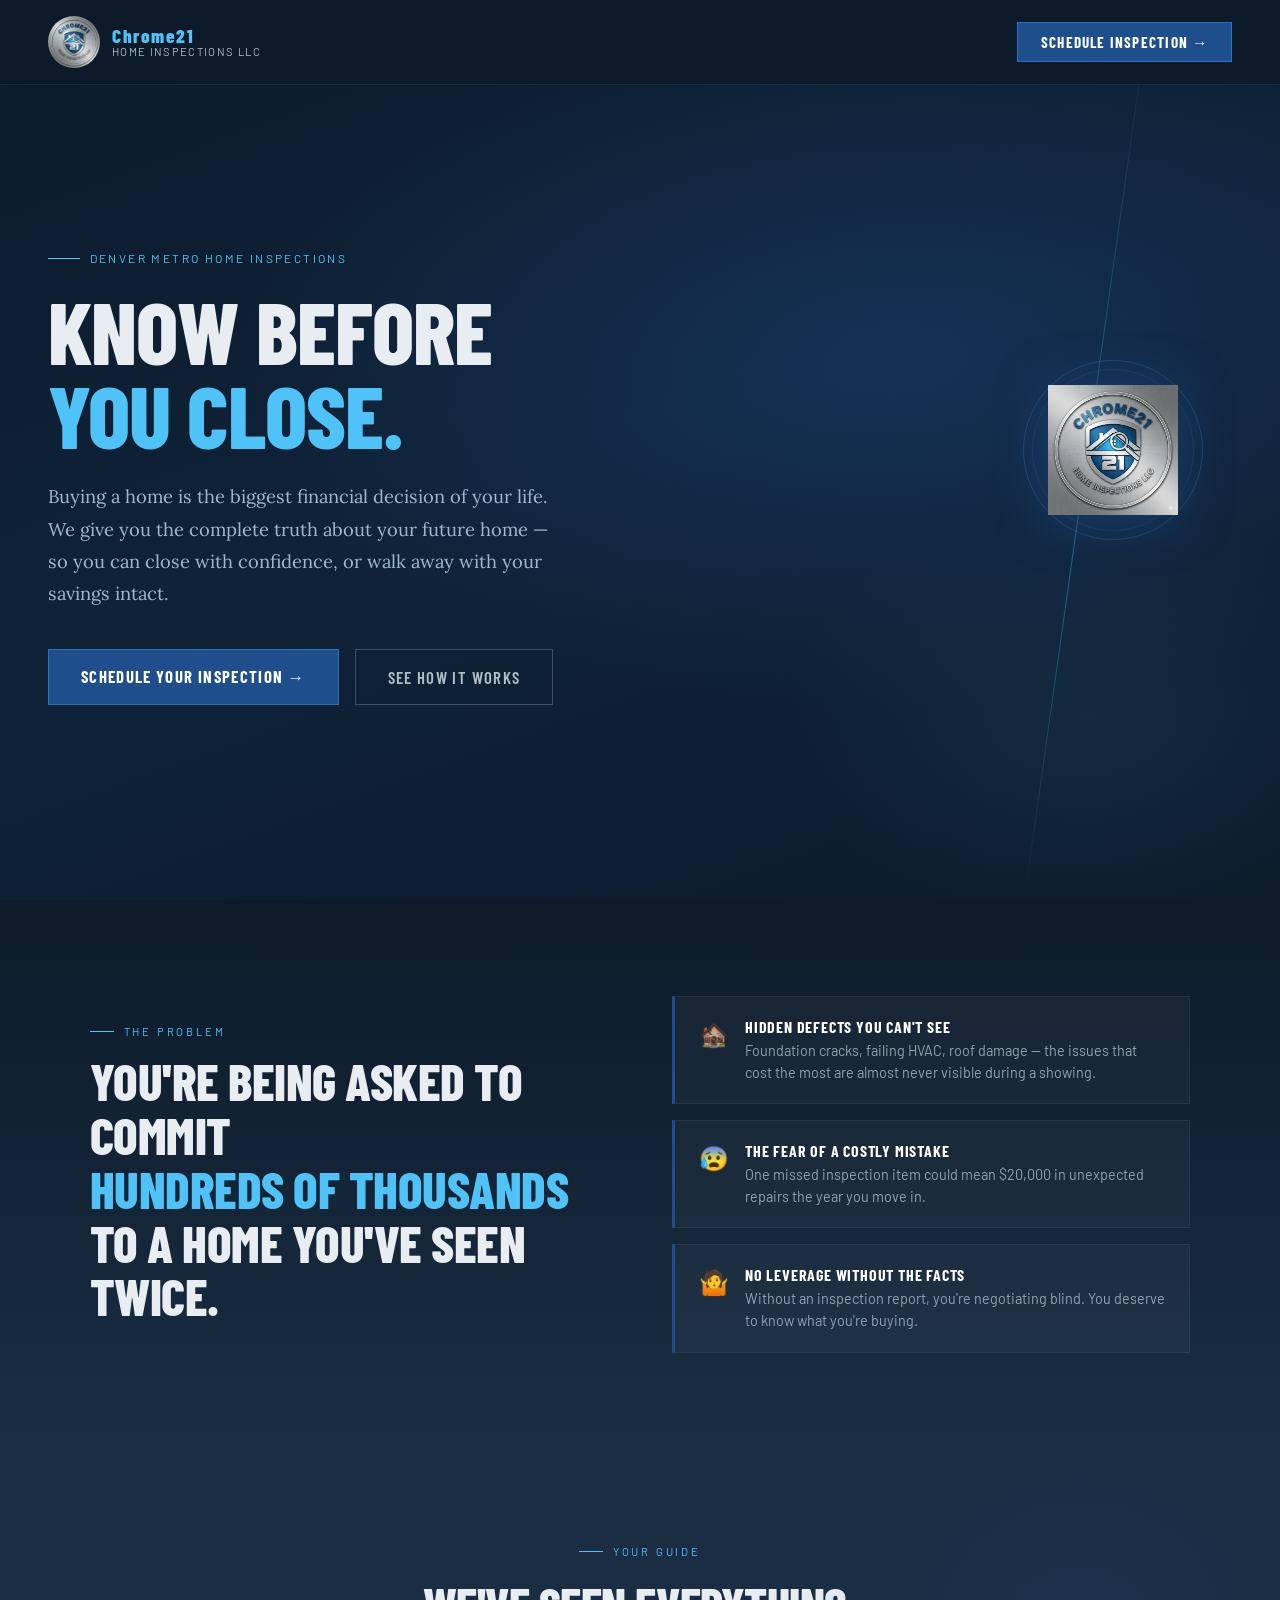
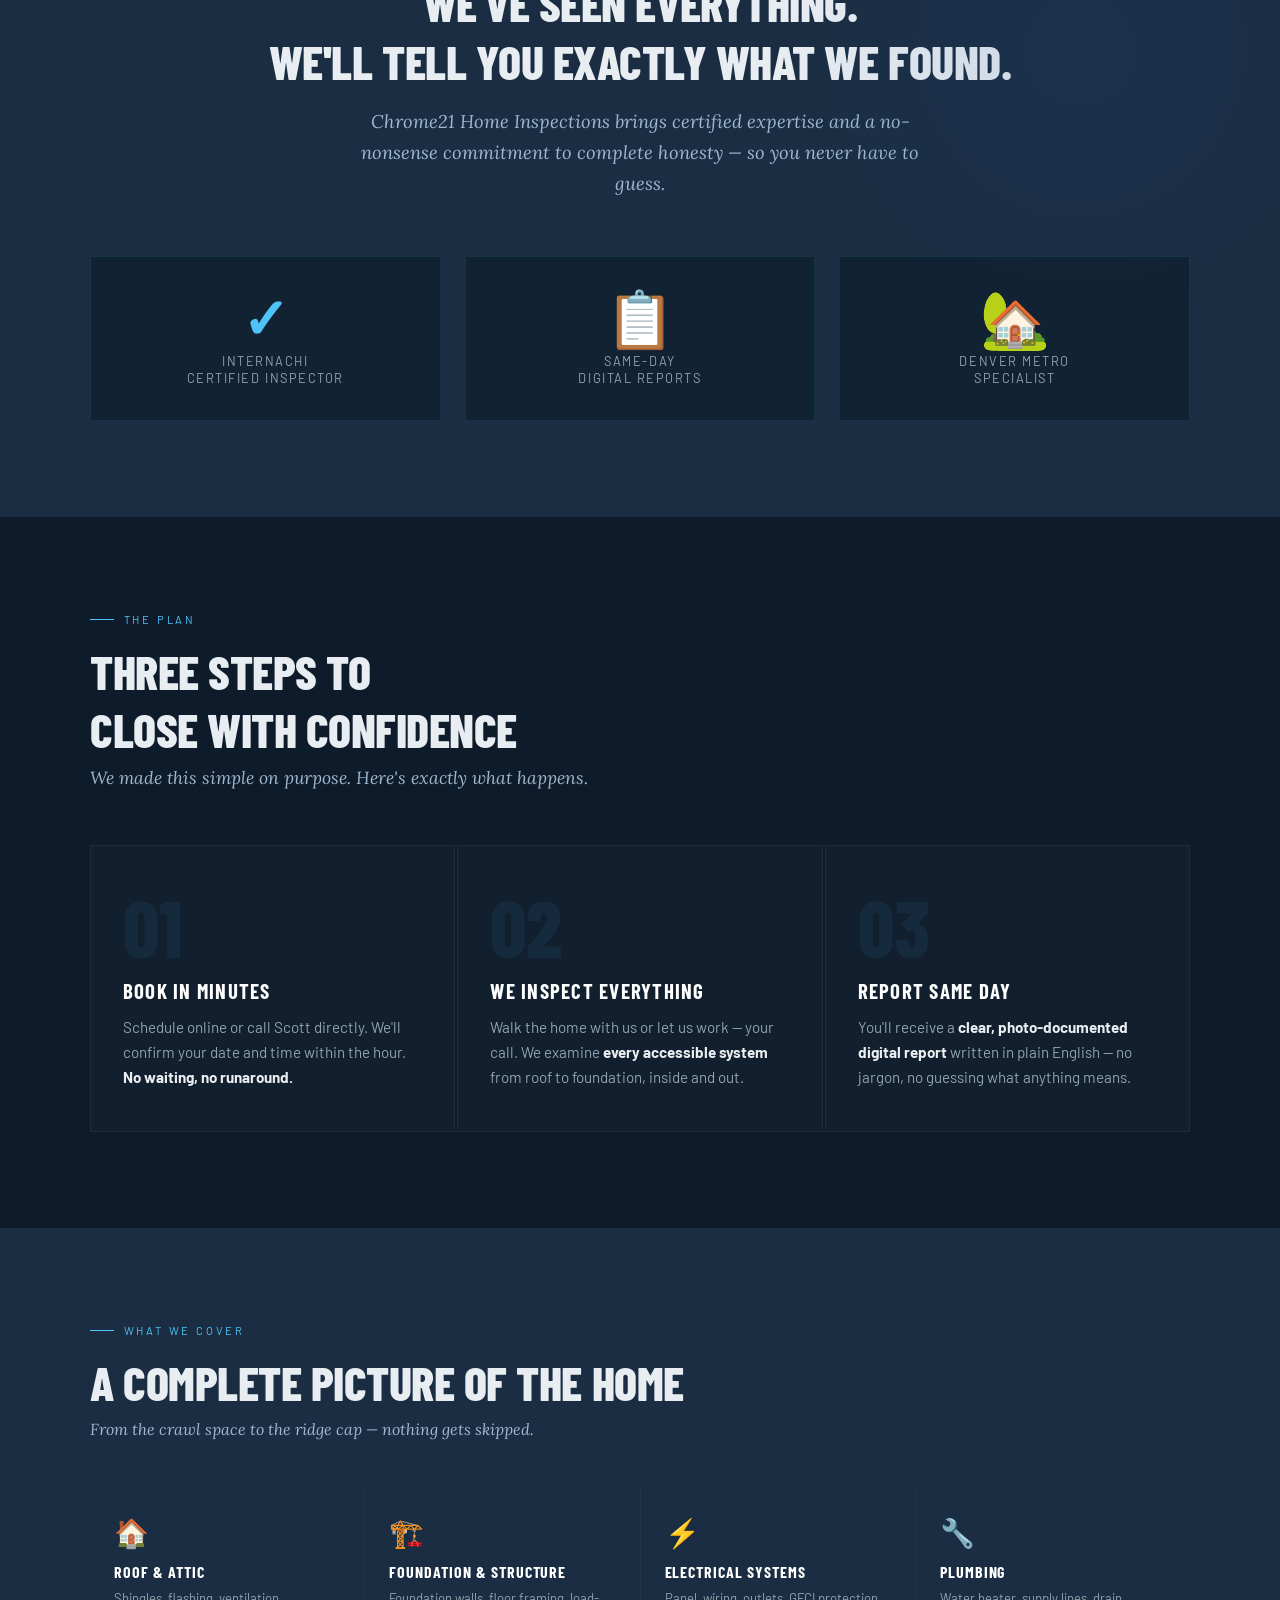
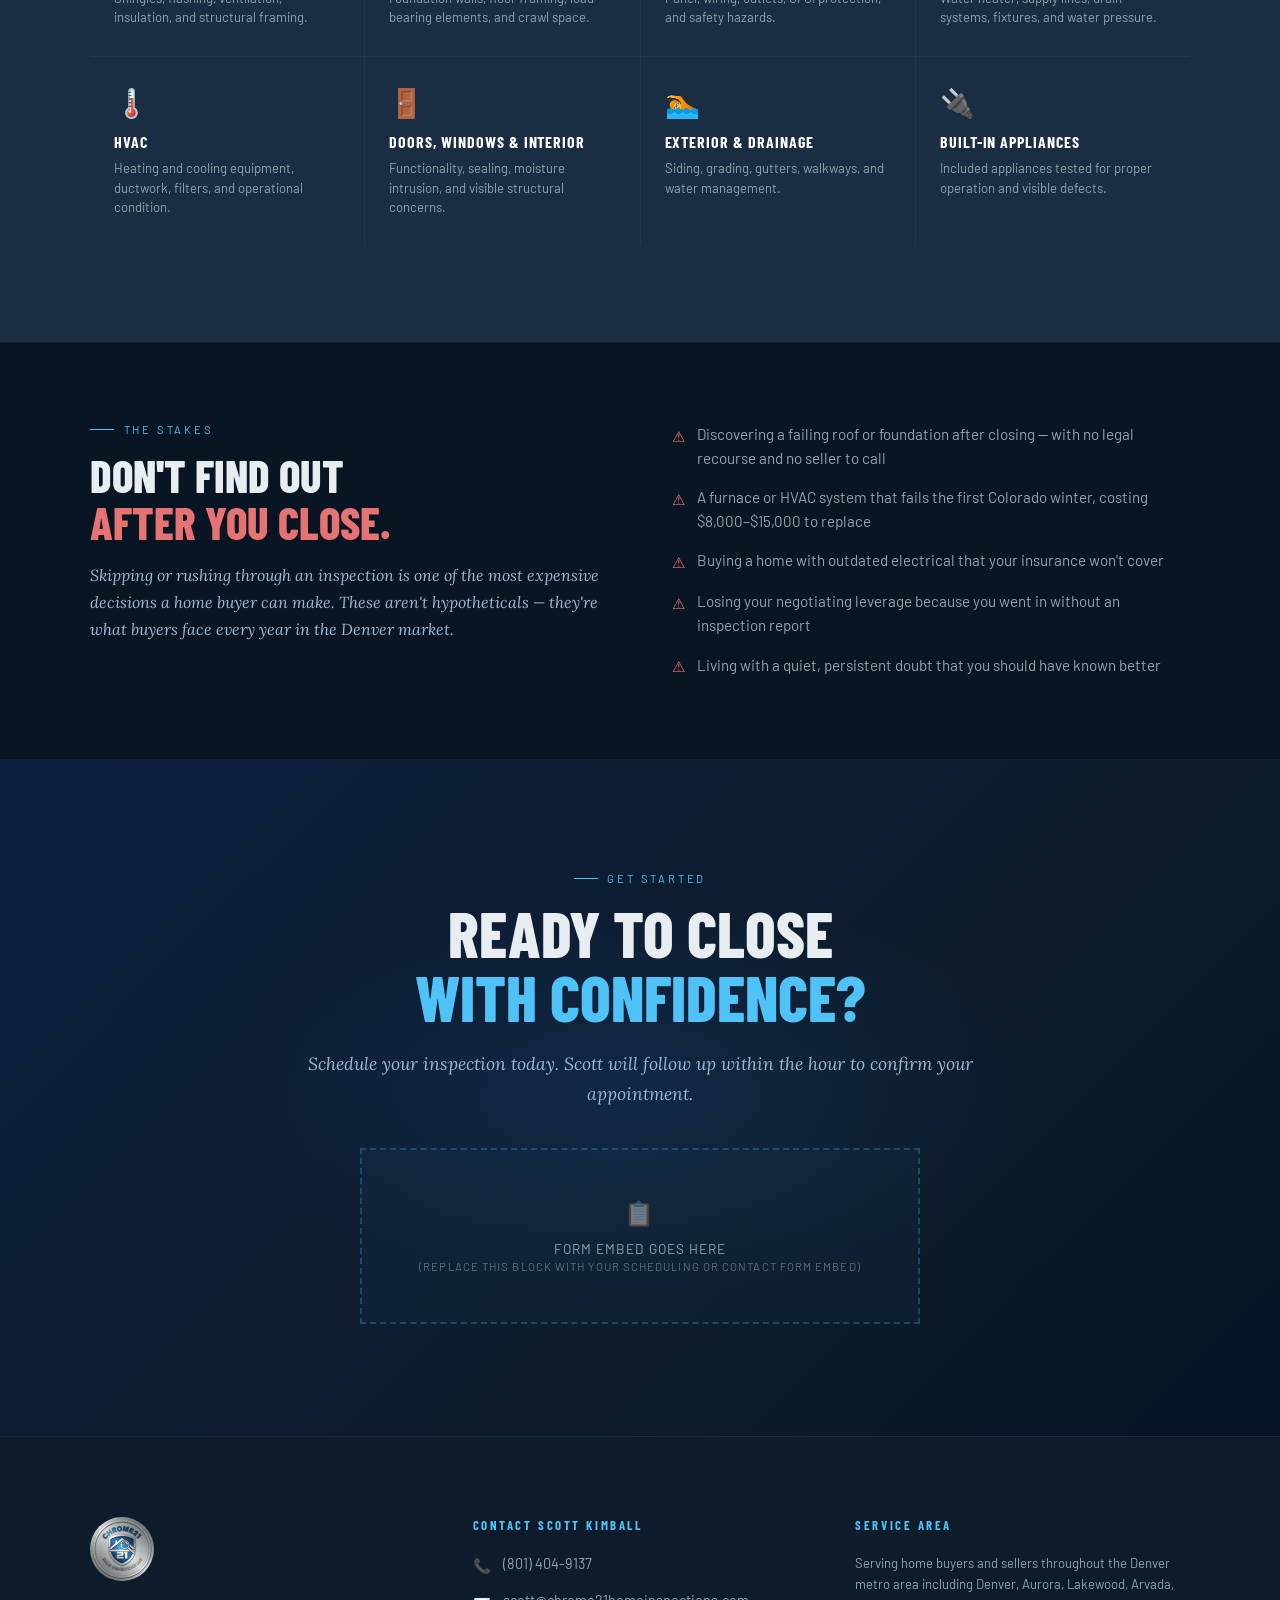
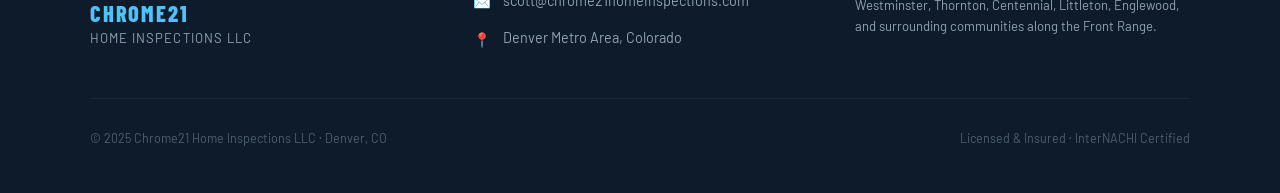
<file: chrome21.html>
<!DOCTYPE html>
<html lang="en">
<head>
  <meta charset="UTF-8" />
  <meta name="viewport" content="width=device-width, initial-scale=1.0"/>
  <title>Chrome21 Home Inspections | Denver, CO</title>
  <link href="https://fonts.googleapis.com/css2?family=Barlow+Condensed:wght@400;600;700;800&family=Lora:ital,wght@0,400;0,600;1,400&family=Barlow:wght@300;400;500&display=swap" rel="stylesheet"/>
  <style>
    :root {
      --chrome-blue: #1E4E8C;
      --chrome-blue-light: #2E6EC4;
      --chrome-silver: #B0BEC5;
      --chrome-silver-light: #ECEFF1;
      --chrome-dark: #0D1B2A;
      --chrome-mid: #1A2D42;
      --chrome-accent: #4FC3F7;
      --text-light: #E8EDF2;
      --text-muted: #90A4AE;
    }

    * { margin: 0; padding: 0; box-sizing: border-box; }

    html { scroll-behavior: smooth; }

    body {
      font-family: 'Barlow', sans-serif;
      background: var(--chrome-dark);
      color: var(--text-light);
      overflow-x: hidden;
    }

    /* ─── NOISE TEXTURE OVERLAY ─── */
    body::before {
      content: '';
      position: fixed;
      inset: 0;
      background-image: url("data:image/svg+xml,%3Csvg viewBox='0 0 256 256' xmlns='http://www.w3.org/2000/svg'%3E%3Cfilter id='noise'%3E%3CfeTurbulence type='fractalNoise' baseFrequency='0.9' numOctaves='4' stitchTiles='stitch'/%3E%3C/filter%3E%3Crect width='100%25' height='100%25' filter='url(%23noise)' opacity='0.04'/%3E%3C/svg%3E");
      pointer-events: none;
      z-index: 0;
      opacity: 0.5;
    }

    /* ─── NAV ─── */
    nav {
      position: fixed;
      top: 0; left: 0; right: 0;
      z-index: 100;
      display: flex;
      align-items: center;
      justify-content: space-between;
      padding: 1rem 3rem;
      background: rgba(13, 27, 42, 0.92);
      backdrop-filter: blur(12px);
      border-bottom: 1px solid rgba(78, 195, 247, 0.12);
    }

    .nav-logo {
      display: flex;
      align-items: center;
      gap: 0.75rem;
    }

    .nav-logo img {
      height: 52px;
      width: 52px;
      object-fit: contain;
      border-radius: 50%;
    }

    .nav-logo-text {
      display: flex;
      flex-direction: column;
      line-height: 1.1;
    }

    .nav-logo-text .brand {
      font-family: 'Barlow Condensed', sans-serif;
      font-weight: 800;
      font-size: 1.2rem;
      letter-spacing: 0.08em;
      color: var(--chrome-accent);
    }

    .nav-logo-text .sub {
      font-size: 0.7rem;
      letter-spacing: 0.12em;
      text-transform: uppercase;
      color: var(--chrome-silver);
    }

    .nav-cta {
      display: inline-flex;
      align-items: center;
      gap: 0.5rem;
      background: var(--chrome-blue);
      color: white;
      padding: 0.6rem 1.4rem;
      font-family: 'Barlow Condensed', sans-serif;
      font-weight: 700;
      font-size: 0.95rem;
      letter-spacing: 0.08em;
      text-transform: uppercase;
      text-decoration: none;
      border: 1px solid var(--chrome-blue-light);
      transition: all 0.2s;
    }

    .nav-cta:hover {
      background: var(--chrome-blue-light);
      box-shadow: 0 0 20px rgba(78, 195, 247, 0.25);
    }

    /* ─── HERO ─── */
    .hero {
      position: relative;
      min-height: 100vh;
      display: flex;
      align-items: center;
      padding: 8rem 3rem 5rem;
      overflow: hidden;
    }

    .hero-bg {
      position: absolute;
      inset: 0;
      background:
        radial-gradient(ellipse 80% 60% at 70% 40%, rgba(30, 78, 140, 0.35) 0%, transparent 65%),
        radial-gradient(ellipse 40% 40% at 85% 80%, rgba(78, 195, 247, 0.08) 0%, transparent 60%),
        linear-gradient(160deg, #0D1B2A 0%, #0F2238 50%, #0D1B2A 100%);
    }

    /* Diagonal chrome accent line */
    .hero-bg::after {
      content: '';
      position: absolute;
      top: 0; right: 15%;
      width: 1px;
      height: 100%;
      background: linear-gradient(180deg, transparent, rgba(78,195,247,0.2) 30%, rgba(78,195,247,0.4) 60%, transparent);
      transform: skewX(-8deg);
    }

    .hero-content {
      position: relative;
      z-index: 2;
      max-width: 680px;
    }

    .hero-eyebrow {
      display: inline-flex;
      align-items: center;
      gap: 0.6rem;
      font-size: 0.75rem;
      letter-spacing: 0.2em;
      text-transform: uppercase;
      color: var(--chrome-accent);
      margin-bottom: 1.5rem;
      opacity: 0;
      animation: fadeUp 0.6s ease forwards 0.2s;
    }

    .hero-eyebrow::before {
      content: '';
      display: block;
      width: 32px;
      height: 1px;
      background: var(--chrome-accent);
    }

    h1 {
      font-family: 'Barlow Condensed', sans-serif;
      font-weight: 800;
      font-size: clamp(3rem, 7vw, 5.5rem);
      line-height: 0.95;
      letter-spacing: -0.01em;
      text-transform: uppercase;
      margin-bottom: 1.5rem;
      opacity: 0;
      animation: fadeUp 0.7s ease forwards 0.4s;
    }

    h1 em {
      font-style: normal;
      color: var(--chrome-accent);
      display: block;
    }

    .hero-body {
      font-family: 'Lora', serif;
      font-size: 1.15rem;
      line-height: 1.75;
      color: #9FB8D0;
      max-width: 520px;
      margin-bottom: 2.5rem;
      opacity: 0;
      animation: fadeUp 0.7s ease forwards 0.6s;
    }

    .hero-actions {
      display: flex;
      gap: 1rem;
      flex-wrap: wrap;
      opacity: 0;
      animation: fadeUp 0.7s ease forwards 0.8s;
    }

    .btn-primary {
      display: inline-flex;
      align-items: center;
      gap: 0.5rem;
      background: var(--chrome-blue);
      color: white;
      padding: 1rem 2rem;
      font-family: 'Barlow Condensed', sans-serif;
      font-weight: 700;
      font-size: 1.05rem;
      letter-spacing: 0.08em;
      text-transform: uppercase;
      text-decoration: none;
      border: 1px solid rgba(78,195,247,0.3);
      transition: all 0.25s;
    }

    .btn-primary:hover {
      background: var(--chrome-blue-light);
      box-shadow: 0 4px 32px rgba(30, 78, 140, 0.5), 0 0 0 1px rgba(78,195,247,0.4);
      transform: translateY(-1px);
    }

    .btn-secondary {
      display: inline-flex;
      align-items: center;
      gap: 0.5rem;
      background: transparent;
      color: var(--chrome-silver);
      padding: 1rem 2rem;
      font-family: 'Barlow Condensed', sans-serif;
      font-weight: 600;
      font-size: 1.05rem;
      letter-spacing: 0.08em;
      text-transform: uppercase;
      text-decoration: none;
      border: 1px solid rgba(176,190,197,0.3);
      transition: all 0.25s;
    }

    .btn-secondary:hover {
      border-color: rgba(176,190,197,0.6);
      color: white;
    }

    /* Hero badge */
    .hero-badge {
      position: absolute;
      right: 6%;
      top: 50%;
      transform: translateY(-50%);
      display: flex;
      flex-direction: column;
      align-items: center;
      gap: 0.5rem;
      opacity: 0;
      animation: fadeIn 1s ease forwards 1.2s;
    }

    .hero-badge-ring {
      width: 180px;
      height: 180px;
      border-radius: 50%;
      border: 1px solid rgba(78,195,247,0.2);
      display: flex;
      align-items: center;
      justify-content: center;
      position: relative;
    }

    .hero-badge-ring::before {
      content: '';
      position: absolute;
      inset: 8px;
      border-radius: 50%;
      border: 1px solid rgba(78,195,247,0.1);
    }

    .hero-badge-img {
      width: 130px;
      height: 130px;
      object-fit: contain;
      filter: drop-shadow(0 4px 24px rgba(30,78,140,0.6));
    }

    /* ─── PROBLEM SECTION ─── */
    .section-problem {
      position: relative;
      padding: 6rem 3rem;
      background: linear-gradient(180deg, var(--chrome-dark) 0%, var(--chrome-mid) 100%);
    }

    .section-label {
      font-size: 0.7rem;
      letter-spacing: 0.25em;
      text-transform: uppercase;
      color: var(--chrome-accent);
      margin-bottom: 1rem;
      display: flex;
      align-items: center;
      gap: 0.6rem;
    }

    .section-label::before {
      content: '';
      display: block;
      width: 24px;
      height: 1px;
      background: var(--chrome-accent);
    }

    .problem-grid {
      display: grid;
      grid-template-columns: 1fr 1fr;
      gap: 4rem;
      max-width: 1100px;
      margin: 0 auto;
      align-items: center;
    }

    .problem-headline {
      font-family: 'Barlow Condensed', sans-serif;
      font-weight: 800;
      font-size: clamp(2rem, 4vw, 3.2rem);
      line-height: 1.05;
      text-transform: uppercase;
      letter-spacing: -0.01em;
    }

    .problem-headline span {
      color: var(--chrome-accent);
    }

    .problem-cards {
      display: flex;
      flex-direction: column;
      gap: 1rem;
    }

    .problem-card {
      display: flex;
      gap: 1rem;
      align-items: flex-start;
      padding: 1.25rem 1.5rem;
      background: rgba(255,255,255,0.03);
      border: 1px solid rgba(255,255,255,0.06);
      border-left: 3px solid var(--chrome-blue);
      transition: border-color 0.2s;
    }

    .problem-card:hover {
      border-left-color: var(--chrome-accent);
    }

    .problem-icon {
      font-size: 1.5rem;
      flex-shrink: 0;
      margin-top: 0.1rem;
    }

    .problem-card-text strong {
      display: block;
      font-family: 'Barlow Condensed', sans-serif;
      font-weight: 700;
      font-size: 1rem;
      letter-spacing: 0.05em;
      text-transform: uppercase;
      color: white;
      margin-bottom: 0.25rem;
    }

    .problem-card-text p {
      font-size: 0.9rem;
      color: var(--text-muted);
      line-height: 1.5;
    }

    /* ─── GUIDE SECTION ─── */
    .section-guide {
      padding: 6rem 3rem;
      background: var(--chrome-mid);
      position: relative;
      overflow: hidden;
    }

    .section-guide::before {
      content: '';
      position: absolute;
      top: -100px; right: -100px;
      width: 600px;
      height: 600px;
      border-radius: 50%;
      background: radial-gradient(circle, rgba(30,78,140,0.15), transparent 70%);
      pointer-events: none;
    }

    .guide-inner {
      max-width: 1100px;
      margin: 0 auto;
      text-align: center;
    }

    .guide-inner h2 {
      font-family: 'Barlow Condensed', sans-serif;
      font-weight: 800;
      font-size: clamp(2rem, 4vw, 3rem);
      text-transform: uppercase;
      letter-spacing: -0.01em;
      margin-bottom: 1rem;
    }

    .guide-inner .subhead {
      font-family: 'Lora', serif;
      font-style: italic;
      font-size: 1.15rem;
      color: #9FB8D0;
      max-width: 560px;
      margin: 0 auto 3.5rem;
      line-height: 1.7;
    }

    .credentials {
      display: grid;
      grid-template-columns: repeat(3, 1fr);
      gap: 1.5rem;
    }

    .credential-card {
      padding: 2rem 1.5rem;
      background: rgba(13,27,42,0.6);
      border: 1px solid rgba(78,195,247,0.1);
      text-align: center;
      position: relative;
      overflow: hidden;
      transition: border-color 0.25s, transform 0.25s;
    }

    .credential-card::after {
      content: '';
      position: absolute;
      bottom: 0; left: 0; right: 0;
      height: 2px;
      background: linear-gradient(90deg, transparent, var(--chrome-blue), transparent);
      opacity: 0;
      transition: opacity 0.25s;
    }

    .credential-card:hover {
      border-color: rgba(78,195,247,0.3);
      transform: translateY(-3px);
    }

    .credential-card:hover::after {
      opacity: 1;
    }

    .credential-number {
      font-family: 'Barlow Condensed', sans-serif;
      font-weight: 800;
      font-size: 3.5rem;
      line-height: 1;
      color: var(--chrome-accent);
      margin-bottom: 0.5rem;
    }

    .credential-label {
      font-size: 0.8rem;
      letter-spacing: 0.12em;
      text-transform: uppercase;
      color: var(--text-muted);
      line-height: 1.4;
    }

    /* ─── PLAN SECTION ─── */
    .section-plan {
      padding: 6rem 3rem;
      background: var(--chrome-dark);
    }

    .plan-inner {
      max-width: 1100px;
      margin: 0 auto;
    }

    .plan-inner h2 {
      font-family: 'Barlow Condensed', sans-serif;
      font-weight: 800;
      font-size: clamp(2rem, 4vw, 3rem);
      text-transform: uppercase;
      letter-spacing: -0.01em;
      margin-bottom: 0.5rem;
    }

    .plan-inner .subhead {
      font-family: 'Lora', serif;
      font-style: italic;
      color: #9FB8D0;
      font-size: 1.1rem;
      margin-bottom: 3.5rem;
    }

    .steps {
      display: grid;
      grid-template-columns: repeat(3, 1fr);
      gap: 2px;
    }

    .step {
      padding: 2.5rem 2rem;
      background: rgba(255,255,255,0.02);
      border: 1px solid rgba(255,255,255,0.05);
      position: relative;
      overflow: hidden;
    }

    .step::before {
      content: '';
      position: absolute;
      top: 0; left: 0; right: 0;
      height: 3px;
      background: linear-gradient(90deg, var(--chrome-blue), var(--chrome-accent));
      transform: scaleX(0);
      transform-origin: left;
      transition: transform 0.4s ease;
    }

    .step:hover::before { transform: scaleX(1); }

    .step-num {
      font-family: 'Barlow Condensed', sans-serif;
      font-weight: 800;
      font-size: 5rem;
      line-height: 1;
      color: rgba(78,195,247,0.08);
      margin-bottom: 0.75rem;
      transition: color 0.3s;
    }

    .step:hover .step-num {
      color: rgba(78,195,247,0.15);
    }

    .step h3 {
      font-family: 'Barlow Condensed', sans-serif;
      font-weight: 700;
      font-size: 1.3rem;
      letter-spacing: 0.06em;
      text-transform: uppercase;
      color: white;
      margin-bottom: 0.75rem;
    }

    .step p {
      font-size: 0.95rem;
      color: var(--text-muted);
      line-height: 1.65;
    }

    .step p strong {
      color: var(--chrome-silver-light);
    }

    /* ─── WHAT WE INSPECT ─── */
    .section-inspect {
      padding: 6rem 3rem;
      background: var(--chrome-mid);
    }

    .inspect-inner {
      max-width: 1100px;
      margin: 0 auto;
    }

    .inspect-inner h2 {
      font-family: 'Barlow Condensed', sans-serif;
      font-weight: 800;
      font-size: clamp(2rem, 4vw, 3rem);
      text-transform: uppercase;
      letter-spacing: -0.01em;
      margin-bottom: 0.5rem;
    }

    .inspect-inner .subhead {
      font-family: 'Lora', serif;
      font-style: italic;
      color: #9FB8D0;
      margin-bottom: 3rem;
    }

    .inspect-grid {
      display: grid;
      grid-template-columns: repeat(4, 1fr);
      gap: 1px;
      background: rgba(255,255,255,0.04);
    }

    .inspect-item {
      background: var(--chrome-mid);
      padding: 1.75rem 1.5rem;
      display: flex;
      flex-direction: column;
      gap: 0.5rem;
      transition: background 0.2s;
    }

    .inspect-item:hover {
      background: rgba(30,78,140,0.2);
    }

    .inspect-item-icon {
      font-size: 1.75rem;
      margin-bottom: 0.25rem;
    }

    .inspect-item h4 {
      font-family: 'Barlow Condensed', sans-serif;
      font-weight: 700;
      font-size: 1rem;
      letter-spacing: 0.06em;
      text-transform: uppercase;
      color: white;
    }

    .inspect-item p {
      font-size: 0.82rem;
      color: var(--text-muted);
      line-height: 1.5;
    }

    /* ─── CTA SECTION ─── */
    .section-cta {
      padding: 7rem 3rem;
      background: linear-gradient(135deg, #0D2040 0%, #0D1B2A 60%, #061525 100%);
      text-align: center;
      position: relative;
      overflow: hidden;
    }

    .section-cta::before {
      content: '';
      position: absolute;
      top: 50%; left: 50%;
      transform: translate(-50%, -50%);
      width: 800px;
      height: 400px;
      border-radius: 50%;
      background: radial-gradient(ellipse, rgba(30,78,140,0.25) 0%, transparent 70%);
      pointer-events: none;
    }

    .cta-inner {
      position: relative;
      z-index: 2;
      max-width: 700px;
      margin: 0 auto;
    }

    .cta-inner h2 {
      font-family: 'Barlow Condensed', sans-serif;
      font-weight: 800;
      font-size: clamp(2.5rem, 5vw, 4rem);
      text-transform: uppercase;
      line-height: 1;
      margin-bottom: 1.25rem;
    }

    .cta-inner h2 span {
      color: var(--chrome-accent);
    }

    .cta-inner p {
      font-family: 'Lora', serif;
      font-style: italic;
      color: #9FB8D0;
      font-size: 1.1rem;
      margin-bottom: 2.5rem;
      line-height: 1.7;
    }

    /* ─── FORM PLACEHOLDER ─── */
    .form-section {
      max-width: 560px;
      margin: 0 auto;
    }

    .form-placeholder {
      border: 2px dashed rgba(78,195,247,0.25);
      background: rgba(78,195,247,0.03);
      padding: 3rem 2rem;
      text-align: center;
      color: var(--text-muted);
      font-size: 0.85rem;
      letter-spacing: 0.08em;
      text-transform: uppercase;
    }

    .form-placeholder span {
      display: block;
      font-size: 1.5rem;
      margin-bottom: 0.75rem;
      opacity: 0.4;
    }

    /* ─── TESTIMONIALS (commented out in output) ─── */
    /* 
    .section-testimonials {
      padding: 6rem 3rem;
      background: var(--chrome-dark);
    }
    .testimonials-grid {
      display: grid;
      grid-template-columns: repeat(3, 1fr);
      gap: 1.5rem;
      max-width: 1100px;
      margin: 2rem auto 0;
    }
    .testimonial-card {
      padding: 2rem;
      background: rgba(255,255,255,0.03);
      border: 1px solid rgba(255,255,255,0.06);
      border-top: 3px solid var(--chrome-blue);
    }
    .testimonial-quote {
      font-family: 'Lora', serif;
      font-style: italic;
      color: #9FB8D0;
      font-size: 0.95rem;
      line-height: 1.75;
      margin-bottom: 1.25rem;
    }
    .testimonial-author {
      font-family: 'Barlow Condensed', sans-serif;
      font-weight: 700;
      letter-spacing: 0.08em;
      text-transform: uppercase;
      font-size: 0.9rem;
      color: white;
    }
    .testimonial-detail {
      font-size: 0.78rem;
      color: var(--text-muted);
      margin-top: 0.2rem;
    }
    */

    /* ─── FAILURE / STAKES SECTION ─── */
    .section-stakes {
      padding: 5rem 3rem;
      background: rgba(10, 20, 35, 0.9);
      border-top: 1px solid rgba(255,255,255,0.04);
      border-bottom: 1px solid rgba(255,255,255,0.04);
    }

    .stakes-inner {
      max-width: 1100px;
      margin: 0 auto;
      display: grid;
      grid-template-columns: 1fr 1fr;
      gap: 4rem;
      align-items: start;
    }

    .stakes-left h2 {
      font-family: 'Barlow Condensed', sans-serif;
      font-weight: 800;
      font-size: clamp(1.8rem, 3.5vw, 2.8rem);
      text-transform: uppercase;
      line-height: 1.05;
      margin-bottom: 1rem;
    }

    .stakes-left h2 span {
      color: #E57373;
    }

    .stakes-left p {
      font-family: 'Lora', serif;
      font-style: italic;
      color: #9FB8D0;
      font-size: 1rem;
      line-height: 1.7;
    }

    .stakes-list {
      list-style: none;
      display: flex;
      flex-direction: column;
      gap: 1rem;
    }

    .stakes-list li {
      display: flex;
      align-items: flex-start;
      gap: 0.75rem;
      font-size: 0.95rem;
      color: var(--text-muted);
      line-height: 1.55;
    }

    .stakes-list li::before {
      content: '⚠';
      color: #E57373;
      flex-shrink: 0;
      margin-top: 0.1rem;
    }

    /* ─── CONTACT / FOOTER ─── */
    .section-contact {
      padding: 5rem 3rem 3rem;
      background: var(--chrome-dark);
      border-top: 1px solid rgba(78,195,247,0.1);
    }

    .contact-inner {
      max-width: 1100px;
      margin: 0 auto;
      display: grid;
      grid-template-columns: 1fr 1fr 1fr;
      gap: 3rem;
      padding-bottom: 3rem;
      border-bottom: 1px solid rgba(255,255,255,0.06);
    }

    .contact-brand img {
      height: 64px;
      width: 64px;
      object-fit: contain;
      margin-bottom: 1rem;
      border-radius: 50%;
    }

    .contact-brand h3 {
      font-family: 'Barlow Condensed', sans-serif;
      font-weight: 800;
      font-size: 1.4rem;
      letter-spacing: 0.08em;
      text-transform: uppercase;
      color: var(--chrome-accent);
      margin-bottom: 0.25rem;
    }

    .contact-brand p {
      font-size: 0.82rem;
      color: var(--text-muted);
      letter-spacing: 0.08em;
      text-transform: uppercase;
    }

    .contact-col h4 {
      font-family: 'Barlow Condensed', sans-serif;
      font-weight: 700;
      font-size: 0.8rem;
      letter-spacing: 0.2em;
      text-transform: uppercase;
      color: var(--chrome-accent);
      margin-bottom: 1.25rem;
    }

    .contact-details {
      list-style: none;
      display: flex;
      flex-direction: column;
      gap: 0.85rem;
    }

    .contact-details li {
      display: flex;
      align-items: flex-start;
      gap: 0.75rem;
      font-size: 0.9rem;
      color: var(--text-muted);
      line-height: 1.5;
    }

    .contact-details li .icon {
      color: var(--chrome-accent);
      flex-shrink: 0;
      margin-top: 0.1rem;
    }

    .contact-details a {
      color: var(--text-muted);
      text-decoration: none;
      transition: color 0.2s;
    }

    .contact-details a:hover { color: var(--chrome-accent); }

    .service-area-note {
      font-size: 0.82rem;
      color: var(--text-muted);
      line-height: 1.6;
    }

    .footer-bar {
      max-width: 1100px;
      margin: 2rem auto 0;
      display: flex;
      justify-content: space-between;
      align-items: center;
      font-size: 0.78rem;
      color: rgba(144,164,174,0.5);
    }

    /* ─── ANIMATIONS ─── */
    @keyframes fadeUp {
      from { opacity: 0; transform: translateY(20px); }
      to   { opacity: 1; transform: translateY(0); }
    }

    @keyframes fadeIn {
      from { opacity: 0; }
      to   { opacity: 1; }
    }

    /* ─── RESPONSIVE ─── */
    @media (max-width: 900px) {
      nav { padding: 1rem 1.5rem; }
      .hero { padding: 7rem 1.5rem 4rem; }
      .hero-badge { display: none; }
      .problem-grid,
      .stakes-inner { grid-template-columns: 1fr; gap: 2.5rem; }
      .credentials { grid-template-columns: repeat(3, 1fr); }
      .steps { grid-template-columns: 1fr; }
      .inspect-grid { grid-template-columns: repeat(2, 1fr); }
      .contact-inner { grid-template-columns: 1fr; gap: 2rem; }
      .footer-bar { flex-direction: column; gap: 0.5rem; text-align: center; }
      section { padding-left: 1.5rem !important; padding-right: 1.5rem !important; }
    }

    @media (max-width: 600px) {
      .credentials { grid-template-columns: 1fr; }
      .inspect-grid { grid-template-columns: 1fr; }
      .hero-actions { flex-direction: column; }
      .btn-primary, .btn-secondary { justify-content: center; }
    }
  </style>
</head>
<body>

  <!-- ═══════════════════════════════════════════
       NAV
  ═══════════════════════════════════════════ -->
  <nav>
    <div class="nav-logo">
      <img src="IMG_1453.PNG" alt="Chrome21 Home Inspections Logo" onerror="this.style.display='none'"/>
      <div class="nav-logo-text">
        <span class="brand">Chrome21</span>
        <span class="sub">Home Inspections LLC</span>
      </div>
    </div>
    <a href="#schedule" class="nav-cta">Schedule Inspection →</a>
  </nav>


  <!-- ═══════════════════════════════════════════
       HERO
  ═══════════════════════════════════════════ -->
  <section class="hero">
    <div class="hero-bg"></div>
    <div class="hero-content">
      <div class="hero-eyebrow">Denver Metro Home Inspections</div>
      <h1>Know Before<br><em>You Close.</em></h1>
      <p class="hero-body">
        Buying a home is the biggest financial decision of your life. We give you
        the complete truth about your future home — so you can close with
        confidence, or walk away with your savings intact.
      </p>
      <div class="hero-actions">
        <a href="#schedule" class="btn-primary">Schedule Your Inspection →</a>
        <a href="#how-it-works" class="btn-secondary">See How It Works</a>
      </div>
    </div>
    <div class="hero-badge">
      <div class="hero-badge-ring">
        <img src="IMG_1453.PNG" alt="Chrome21 Inspections" class="hero-badge-img"
          onerror="this.style.display='none'"/>
      </div>
    </div>
  </section>


  <!-- ═══════════════════════════════════════════
       PROBLEM
  ═══════════════════════════════════════════ -->
  <section class="section-problem">
    <div class="problem-grid">
      <div>
        <div class="section-label">The Problem</div>
        <h2 class="problem-headline">
          You're being asked to commit<br>
          <span>hundreds of thousands</span><br>
          to a home you've seen twice.
        </h2>
      </div>
      <div class="problem-cards">
        <div class="problem-card">
          <div class="problem-icon">🏚️</div>
          <div class="problem-card-text">
            <strong>Hidden defects you can't see</strong>
            <p>Foundation cracks, failing HVAC, roof damage — the issues that cost the most are almost never visible during a showing.</p>
          </div>
        </div>
        <div class="problem-card">
          <div class="problem-icon">😰</div>
          <div class="problem-card-text">
            <strong>The fear of a costly mistake</strong>
            <p>One missed inspection item could mean $20,000 in unexpected repairs the year you move in.</p>
          </div>
        </div>
        <div class="problem-card">
          <div class="problem-icon">🤷</div>
          <div class="problem-card-text">
            <strong>No leverage without the facts</strong>
            <p>Without an inspection report, you're negotiating blind. You deserve to know what you're buying.</p>
          </div>
        </div>
      </div>
    </div>
  </section>


  <!-- ═══════════════════════════════════════════
       GUIDE
  ═══════════════════════════════════════════ -->
  <section class="section-guide">
    <div class="guide-inner">
      <div class="section-label" style="justify-content:center;">Your Guide</div>
      <h2>We've Seen Everything.<br>We'll Tell You Exactly What We Found.</h2>
      <p class="subhead">
        Chrome21 Home Inspections brings certified expertise and a no-nonsense commitment
        to complete honesty — so you never have to guess.
      </p>
      <div class="credentials">
        <div class="credential-card">
          <div class="credential-number">✓</div>
          <div class="credential-label">InterNACHI<br>Certified Inspector</div>
        </div>
        <div class="credential-card">
          <div class="credential-number">📋</div>
          <div class="credential-label">Same-Day<br>Digital Reports</div>
        </div>
        <div class="credential-card">
          <div class="credential-number">🏡</div>
          <div class="credential-label">Denver Metro<br>Specialist</div>
        </div>
      </div>
    </div>
  </section>


  <!-- ═══════════════════════════════════════════
       PLAN / HOW IT WORKS
  ═══════════════════════════════════════════ -->
  <section class="section-plan" id="how-it-works">
    <div class="plan-inner">
      <div class="section-label">The Plan</div>
      <h2>Three Steps to<br>Close With Confidence</h2>
      <p class="subhead">We made this simple on purpose. Here's exactly what happens.</p>
      <div class="steps">
        <div class="step">
          <div class="step-num">01</div>
          <h3>Book in Minutes</h3>
          <p>Schedule online or call Scott directly. We'll confirm your date and time within the hour. <strong>No waiting, no runaround.</strong></p>
        </div>
        <div class="step">
          <div class="step-num">02</div>
          <h3>We Inspect Everything</h3>
          <p>Walk the home with us or let us work — your call. We examine <strong>every accessible system</strong> from roof to foundation, inside and out.</p>
        </div>
        <div class="step">
          <div class="step-num">03</div>
          <h3>Report Same Day</h3>
          <p>You'll receive a <strong>clear, photo-documented digital report</strong> written in plain English — no jargon, no guessing what anything means.</p>
        </div>
      </div>
    </div>
  </section>


  <!-- ═══════════════════════════════════════════
       WHAT WE INSPECT
  ═══════════════════════════════════════════ -->
  <section class="section-inspect">
    <div class="inspect-inner">
      <div class="section-label">What We Cover</div>
      <h2>A Complete Picture of the Home</h2>
      <p class="subhead" style="font-family:'Lora',serif;font-style:italic;color:#9FB8D0;">From the crawl space to the ridge cap — nothing gets skipped.</p>
      <div class="inspect-grid">
        <div class="inspect-item">
          <div class="inspect-item-icon">🏠</div>
          <h4>Roof & Attic</h4>
          <p>Shingles, flashing, ventilation, insulation, and structural framing.</p>
        </div>
        <div class="inspect-item">
          <div class="inspect-item-icon">🏗️</div>
          <h4>Foundation & Structure</h4>
          <p>Foundation walls, floor framing, load-bearing elements, and crawl space.</p>
        </div>
        <div class="inspect-item">
          <div class="inspect-item-icon">⚡</div>
          <h4>Electrical Systems</h4>
          <p>Panel, wiring, outlets, GFCI protection, and safety hazards.</p>
        </div>
        <div class="inspect-item">
          <div class="inspect-item-icon">🔧</div>
          <h4>Plumbing</h4>
          <p>Water heater, supply lines, drain systems, fixtures, and water pressure.</p>
        </div>
        <div class="inspect-item">
          <div class="inspect-item-icon">🌡️</div>
          <h4>HVAC</h4>
          <p>Heating and cooling equipment, ductwork, filters, and operational condition.</p>
        </div>
        <div class="inspect-item">
          <div class="inspect-item-icon">🚪</div>
          <h4>Doors, Windows & Interior</h4>
          <p>Functionality, sealing, moisture intrusion, and visible structural concerns.</p>
        </div>
        <div class="inspect-item">
          <div class="inspect-item-icon">🏊</div>
          <h4>Exterior & Drainage</h4>
          <p>Siding, grading, gutters, walkways, and water management.</p>
        </div>
        <div class="inspect-item">
          <div class="inspect-item-icon">🔌</div>
          <h4>Built-in Appliances</h4>
          <p>Included appliances tested for proper operation and visible defects.</p>
        </div>
      </div>
    </div>
  </section>


  <!-- ═══════════════════════════════════════════
       STAKES / FAILURE
  ═══════════════════════════════════════════ -->
  <section class="section-stakes">
    <div class="stakes-inner">
      <div class="stakes-left">
        <div class="section-label">The Stakes</div>
        <h2>Don't Find Out<br><span>After You Close.</span></h2>
        <p>Skipping or rushing through an inspection is one of the most expensive decisions a home buyer can make. These aren't hypotheticals — they're what buyers face every year in the Denver market.</p>
      </div>
      <ul class="stakes-list">
        <li>Discovering a failing roof or foundation after closing — with no legal recourse and no seller to call</li>
        <li>A furnace or HVAC system that fails the first Colorado winter, costing $8,000–$15,000 to replace</li>
        <li>Buying a home with outdated electrical that your insurance won't cover</li>
        <li>Losing your negotiating leverage because you went in without an inspection report</li>
        <li>Living with a quiet, persistent doubt that you should have known better</li>
      </ul>
    </div>
  </section>


  <!-- ═══════════════════════════════════════════
       SCHEDULE / FORM CTA
  ═══════════════════════════════════════════ -->
  <section class="section-cta" id="schedule">
    <div class="cta-inner">
      <div class="section-label" style="justify-content:center;">Get Started</div>
      <h2>Ready to Close<br><span>With Confidence?</span></h2>
      <p>Schedule your inspection today. Scott will follow up within the hour to confirm your appointment.</p>

      <!-- ═══════════════════════════════════════
           FORM EMBED PLACEHOLDER
           Replace this div with your embed code
           when you have it ready.
      ═══════════════════════════════════════ -->
      <div class="form-section">
        <div class="form-placeholder">
          <span>📋</span>
          Form embed goes here<br>
          <small style="opacity:0.6;">(Replace this block with your scheduling or contact form embed)</small>
        </div>
      </div>
      <!-- END FORM PLACEHOLDER -->

    </div>
  </section>


  <!-- ═══════════════════════════════════════════
       TESTIMONIALS — COMMENTED OUT
       Uncomment when Scott has reviews ready.
  ═══════════════════════════════════════════ -->
  <!--
  <section class="section-testimonials" style="padding:6rem 3rem;background:var(--chrome-dark);">
    <div style="max-width:1100px;margin:0 auto;">
      <div class="section-label">What Clients Say</div>
      <h2 style="font-family:'Barlow Condensed',sans-serif;font-weight:800;font-size:clamp(2rem,4vw,3rem);text-transform:uppercase;letter-spacing:-0.01em;margin-bottom:3rem;">Real People. Real Peace of Mind.</h2>
      <div class="testimonials-grid" style="display:grid;grid-template-columns:repeat(3,1fr);gap:1.5rem;">

        <div class="testimonial-card" style="padding:2rem;background:rgba(255,255,255,0.03);border:1px solid rgba(255,255,255,0.06);border-top:3px solid var(--chrome-blue);">
          <p style="font-family:'Lora',serif;font-style:italic;color:#9FB8D0;font-size:0.95rem;line-height:1.75;margin-bottom:1.25rem;">"Testimonial text goes here."</p>
          <div style="font-family:'Barlow Condensed',sans-serif;font-weight:700;letter-spacing:0.08em;text-transform:uppercase;font-size:0.9rem;color:white;">Client Name</div>
          <div style="font-size:0.78rem;color:var(--text-muted);margin-top:0.2rem;">Denver, CO</div>
        </div>

        <div class="testimonial-card" style="padding:2rem;background:rgba(255,255,255,0.03);border:1px solid rgba(255,255,255,0.06);border-top:3px solid var(--chrome-blue);">
          <p style="font-family:'Lora',serif;font-style:italic;color:#9FB8D0;font-size:0.95rem;line-height:1.75;margin-bottom:1.25rem;">"Testimonial text goes here."</p>
          <div style="font-family:'Barlow Condensed',sans-serif;font-weight:700;letter-spacing:0.08em;text-transform:uppercase;font-size:0.9rem;color:white;">Client Name</div>
          <div style="font-size:0.78rem;color:var(--text-muted);margin-top:0.2rem;">Arvada, CO</div>
        </div>

        <div class="testimonial-card" style="padding:2rem;background:rgba(255,255,255,0.03);border:1px solid rgba(255,255,255,0.06);border-top:3px solid var(--chrome-blue);">
          <p style="font-family:'Lora',serif;font-style:italic;color:#9FB8D0;font-size:0.95rem;line-height:1.75;margin-bottom:1.25rem;">"Testimonial text goes here."</p>
          <div style="font-family:'Barlow Condensed',sans-serif;font-weight:700;letter-spacing:0.08em;text-transform:uppercase;font-size:0.9rem;color:white;">Client Name</div>
          <div style="font-size:0.78rem;color:var(--text-muted);margin-top:0.2rem;">Littleton, CO</div>
        </div>

      </div>
    </div>
  </section>
  -->


  <!-- ═══════════════════════════════════════════
       CONTACT / FOOTER
  ═══════════════════════════════════════════ -->
  <footer class="section-contact">
    <div class="contact-inner">

      <div class="contact-brand">
        <img src="IMG_1453.PNG" alt="Chrome21 Logo" onerror="this.style.display='none'"/>
        <h3>Chrome21</h3>
        <p>Home Inspections LLC</p>
      </div>

      <div class="contact-col">
        <h4>Contact Scott Kimball</h4>
        <ul class="contact-details">
          <li>
            <span class="icon">📞</span>
            <a href="tel:8014049137">(801) 404-9137</a>
          </li>
          <li>
            <span class="icon">✉️</span>
            <a href="mailto:scott@chrome21homeinspections.com">scott@chrome21homeinspections.com</a>
          </li>
          <li>
            <span class="icon">📍</span>
            <span>Denver Metro Area, Colorado</span>
          </li>
        </ul>
      </div>

      <div class="contact-col">
        <h4>Service Area</h4>
        <p class="service-area-note">
          Serving home buyers and sellers throughout the Denver metro area including Denver, Aurora, Lakewood, Arvada, Westminster, Thornton, Centennial, Littleton, Englewood, and surrounding communities along the Front Range.
        </p>
      </div>

    </div>

    <div class="footer-bar">
      <span>© 2025 Chrome21 Home Inspections LLC · Denver, CO</span>
      <span>Licensed &amp; Insured · InterNACHI Certified</span>
    </div>
  </footer>

</body>
</html>
</file>
